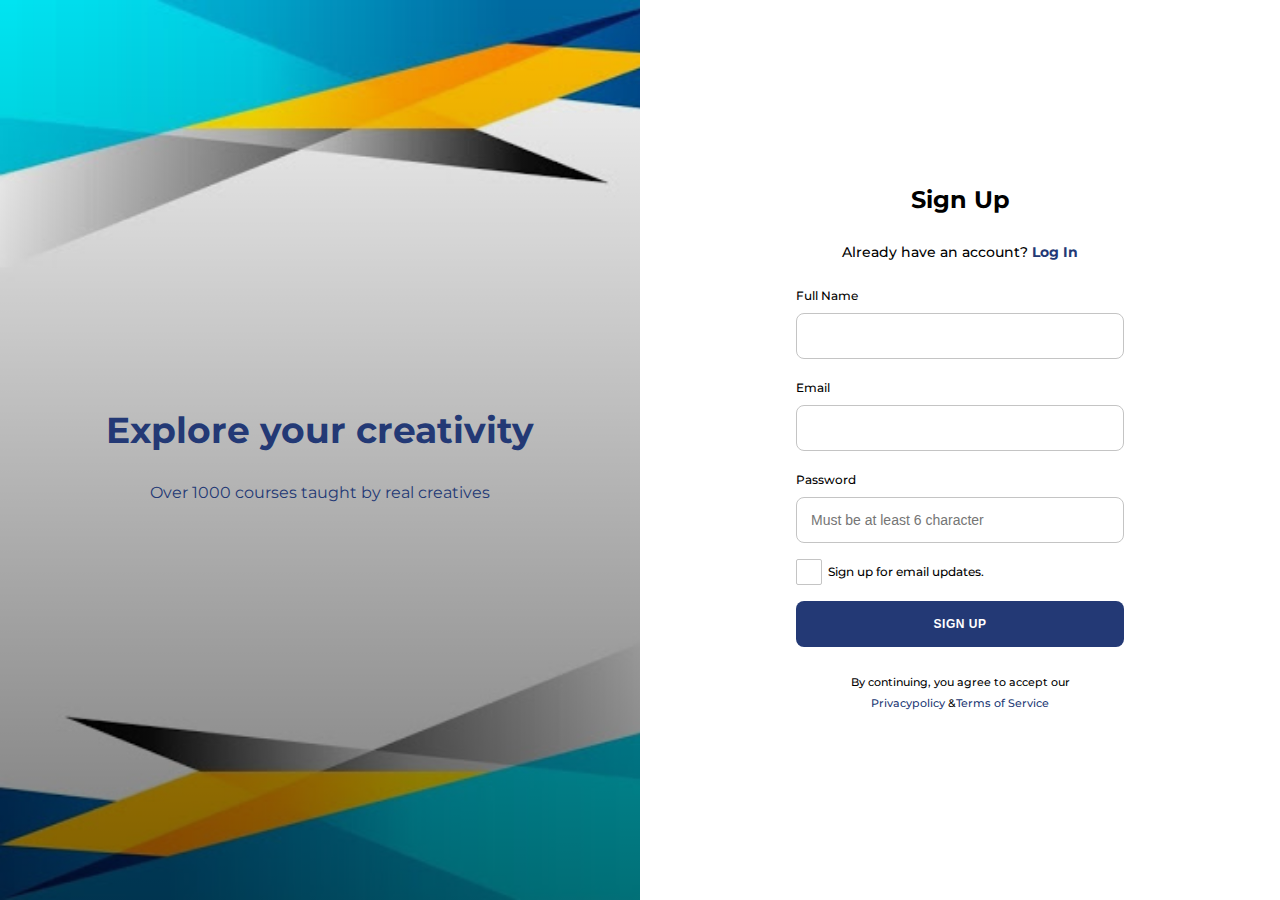
<file: index.html>
<!DOCTYPE html>
<html lang="en">
<head>
    <meta charset="UTF-8">
    <meta http-equiv="X-UA-Compatible" content="IE=edge">
    <meta name="viewport" content="width=device-width, initial-scale=1.0">
    <link rel="stylesheet" type="text/css" href="css/style.css" />
    <link rel="stylesheet" href="https://use.fontawesome.com/releases/v5.15.3/css/all.css" 
    integrity="sha384-SZXxX4whJ79/gErwcOYf+zWLeJdY/qpuqC4cAa9rOGUstPomtqpuNWT9wdPEn2fk" crossorigin="anonymous">
    <link rel="preconnect" href="https://fonts.gstatic.com">
    <link href="https://fonts.googleapis.com/css2?family=Montserrat:wght@400;500;600;700;800;900&display=swap" rel="stylesheet">
    <link rel="stylesheet" href="https://cdnjs.cloudflare.com/ajax/libs/animate.css/4.1.1/animate.min.css"/>
    <title>SignUp Form</title>
</head>
<body>
   <div class="split-screen">
       <div class="left">
           <section class="copy">
               <h1 class="animate__animated animate__bounce ">Explore your creativity</h1>
               <p>Over 1000 courses taught by real creatives</p>
           </section>
       </div>
       <div class="right">
           <form>
               <section class="copy">
                   <h2>Sign Up</h2>
                   <div class="login-container">
                       <p>Already have an account? <a href="#"><strong>Log In</strong></a></p>
                   </div>
               </section>
               <div class="input-container name">
                   <label for="fname">Full Name</label>
                   <input id="fname" name="fname" type="text" />
               </div>
               <div class="input-container email">
                <label for="email">Email</label>
                <input id="email" name="email" type="email" />
               </div>
               <div class="input-container password">
                <label for="password">Password</label>
                <input id="password" name="password" placeholder="Must be at least 6 character" type="password"/>
                <i class="far fa-eye-slash"></i>
               </div>
               <div class="input-container cta">
                   <label class="checkbox-container">
                       <input type="checkbox">
                       <span class="checkmark"></span>
                       Sign up for email updates.
                   </label>
               </div>
               <button class="signup-btn" type="submit">Sign UP</button>
               <section class="copy legal">
                   <p><span class="small">By continuing, you agree to accept our  <br> <a href="#">Privacypolicy</a> &amp;<a href="#">Terms of Service</a></span></p>
               </section>
           </form>
       </div>
   </div>
</body>
</html>
</file>
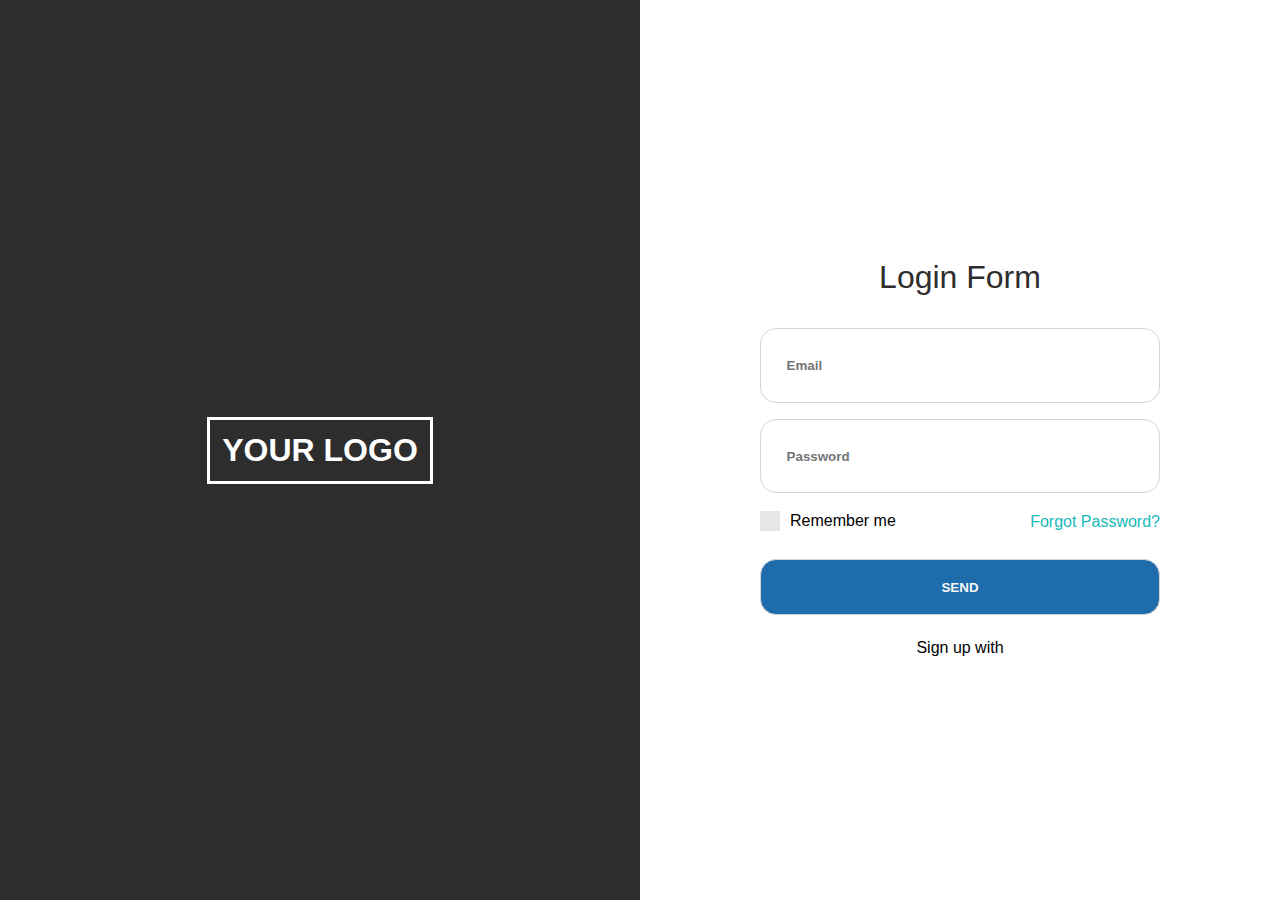
<file: css-grid/index.html>
<!DOCTYPE html>
<html lang="en">
<head>
    <meta charset="UTF-8">
    <meta http-equiv="X-UA-Compatible" content="IE=edge">
    <meta name="viewport" content="width=device-width, initial-scale=1.0">
    <link rel="stylesheet" type="text/css" href="style.css">
    <link rel="stylesheet" href="https://use.fontawesome.com/releases/v5.15.3/css/all.css" 
    integrity="sha384-SZXxX4whJ79/gErwcOYf+zWLeJdY/qpuqC4cAa9rOGUstPomtqpuNWT9wdPEn2fk" crossorigin="anonymous">
    <title>Login Form</title>
</head>
<body>
    <div class="wrapper">
        <div class="sct brand"><h3>YOUR LOGO</h3></div>
        <div class="sct login">
            <form>
                <h3>Login Form</h3>
                <input type="email" name="email" placeholder="Email">
                <input type="password" name="password" placeholder="Password">
                <div class="forgot-remember">
                        <label class="control control-checkbox">
                                Remember me
                                    <input type="checkbox" />
                                <div class="control_indicator"></div>
                            </label>
                    <div class="forgot">
                            <a href="#">Forgot Password?</a>
                    </div> 
                </div>
                <input type="submit" name="send" value="Send">
                <p class="text-center">Sign up with<br><i class="far fa-hand-point-down"></i></p>
                <div class="social-sign">
                    <a href="#"><i class="fab fa-facebook-square"></i></a>
                    <a href="#"><i class="fab fa-twitter-square"></i></a>
                    <a href="#"><i class="fab fa-linkedin"></i></i></a>
                </div>
            </form>
        </div> <!--end login-->
    </div> <!--end wrapper-->
</body>
</html>
</file>
<file: css/style.css>
@import "layout.css";
@import "form.css";
:root {
    font-size: 100%;
    font-size: 16px;
    line-height: 1.5;
    --primary-blue:#233975;
    --animate-duration:800ms infinite;
    --animate-delay:0.9s;
}
body{
    padding: 0;
    margin: 0;
    font-family: 'Montserrat', sans-serif;
    font-weight: 500;
}
h1{
    font-size: 2.25rem;
    font-weight: 700;
    animation-duration: var(--animate-duration);
    animation-delay: var(--animate-delay);
    animation-iteration-count: infinite;
}
h2{
    font-size: 1.5rem;
    font-weight: 700;
}
a{
    text-decoration: none;
    color: var(--primary-blue);
}
a:hover{
    text-decoration: underline;
}
.small{
    font-size: 80%;
    text-align: center;
}
</file>
<file: css-grid/style.css>
* {
    box-sizing: border-box;
    font-family: sans-serif;
}

/*Background Color Animation*/

@keyframes colorAnimate
    {
      0%   {background: rgb(46, 46, 46);}
      25%  {background: rgb(41, 90, 131);}
      50%  {background: rgb(20, 100, 153);}
      75%  {background: rgb(62, 46, 100);}
      100% {background: rgb(46, 46, 46);}
    }

    @-webkit-keyframes colorAnimate
    {
        0%   {background: rgb(46, 46, 46);}
        25%  {background: rgb(41, 90, 131);}
        50%  {background: rgb(20, 100, 153);}
        75%  {background: rgb(62, 46, 100);}
        100% {background: rgb(46, 46, 46);}
    }

html, body {
    font-family: sans-serif;
    font-size: 100%;
}

html, body, .wrapper, .sct {
    height: 100%;
    margin: 0;
}

a {
    text-decoration: none;
    color: rgb(22, 185, 185);
}

h1 {
    font-size: 6rem;
}

h2 {
    font-size: 3rem;
}

h3 {
    font-size: 2rem;
}

h1,h2,h3,h4,h5,h6 {
    font-weight: 400;
    color: #2d2d2d;
}

input:active,
input:focus,
input:visited,
input:hover {
    outline: none;
}

input[type="text"],
input[type="email"],
input[type="number"],
input[type="password"]
 {
    display: block;
    width: 100%;
    margin-bottom: 1rem;
    padding: 1.8rem 1.6rem;
    background: #fff;
    border: 1px solid rgb(212, 212, 212);
    font-family: sans-serif;
    font-weight: 600;
    color: rgb(78, 78, 78);
    -moz-border-radius: 4px;
    -webkit-border-radius: 4px;
    border-radius: 1rem;
    -moz-box-shadow: none;
    -webkit-box-shadow: none;
    box-shadow: none;
    -o-transition: all .3s;
    -moz-transition: all .3s;
    -webkit-transition: all .3s;
    -ms-transition: all .3s;
    transition: all .3s;
}

input[type="submit"] {
    display: block;
    width: 100%;
    margin: 1.5rem 0;
    padding: 1.2rem;
    background: rgb(30, 108, 172);
    border: 1px solid rgb(212, 212, 212);
    font-family: sans-serif;
    font-weight: 600;
    text-transform: uppercase;
    color: rgb(247, 247, 247);
    -moz-border-radius: 4px;
    -webkit-border-radius: 4px;
    border-radius: 1rem;
    -moz-box-shadow: none;
    -webkit-box-shadow: none;
    box-shadow: none;
    -o-transition: all .3s;
    -moz-transition: all .3s;
    -webkit-transition: all .3s;
    -ms-transition: all .3s;
    transition: all .3s;
}

input[type="submit"]:active,
input[type="submit"]:focus,
input[type="submit"]:visited,
input[type="submit"]:hover {
    background: rgb(34, 156, 255);
}

button,input[type="submit"] {
    cursor: pointer;
}

.text-center {
    text-align: center;
}

form > h3 {
    text-align: center;
}

.forgot-remember {
    display: flex;
    justify-content: space-between;
    align-items: center;
}

.wrapper {
    display: grid;
    grid-template-columns: 1fr 1fr;
    grid-template-rows: auto;
    grid-template-areas: 
                        "centerLeft centerRight";
}

.sct {
    display: flex;
    align-items: center;
    justify-content: center;
}

.brand {
    grid-area: centerLeft;
    background-color: #2d2d2d;
    animation: colorAnimate 30s;
    -webkit-animation: colorAnimate 30s;
    animation-iteration-count: infinite;
    -webkit-iteration-count: infinite;
}

.brand > h3 {
    padding: .75rem;
    font-weight: 800;
    outline: 3px solid #fff;
    color: #fff;
}

.login {
    grid-area: centerRight;
}

.login > form {
    width: 400px;
    margin: 0 3rem;
}

/*Checkbox*/

.control {
    font-family: arial;
    display: block;
    position: relative;
    padding-left: 30px;
    margin-bottom: 5px;
    padding-top: 3px;
    cursor: pointer;
    font-size: 16px;
}
.control input {
        position: absolute;
        z-index: -1;
        opacity: 0;
}
.control_indicator {
    position: absolute;
    top: 2px;
    left: 0;
    height: 20px;
    width: 20px;
    background: #e6e6e6;
    border: 0px solid #000000;
}

.control:hover input ~ .control_indicator,
.control input:focus ~ .control_indicator {
    background: #cccccc;
}

.control input:checked ~ .control_indicator {
    background: #2aa1c0;
}
.control:hover input:not([disabled]):checked ~ .control_indicator,
.control input:checked:focus ~ .control_indicator {
    background: #0e6647;
}
.control input:disabled ~ .control_indicator {
    background: #e6e6e6;
    opacity: 0.6;
    pointer-events: none;
}
.control_indicator:after {
    box-sizing: unset;
    content: '';
    position: absolute;
    display: none;
}
.control input:checked ~ .control_indicator:after {
    display: block;
}
.control-checkbox .control_indicator:after {
    left: 8px;
    top: 4px;
    width: 3px;
    height: 8px;
    border: solid #ffffff;
    border-width: 0 2px 2px 0;
    transform: rotate(45deg);
}
.control-checkbox input:disabled ~ .control_indicator:after {
    border-color: #7b7b7b;
}

/*Social Sign Up*/

.social-sign {
    display: -webkit-flex;
    display: -ms-flexbox;
    display: flex;
    justify-content: center;
    -ms-align-items: center;
    align-items: center;
}

.social-sign a {
    display: -webkit-flex;
    display: -ms-flexbox;
    display: flex;
    font-size: 2rem;
}

.social-sign > a:nth-child(2) {
    margin: 0 .5rem;
}

.fa-hand-point-down {
    margin-top: .5rem;
}

@media (max-width: 768px) {
    .wrapper {
    display: grid;
    grid-template-columns: 1fr;
    grid-auto-rows: minmax(20%, 80vmax);
    grid-template-areas: 
                        "centerLeft"
                        "centerRight";
    }
    .login > form {
        width: 100%;
        margin: 0 3rem;
    }
}
</file>
